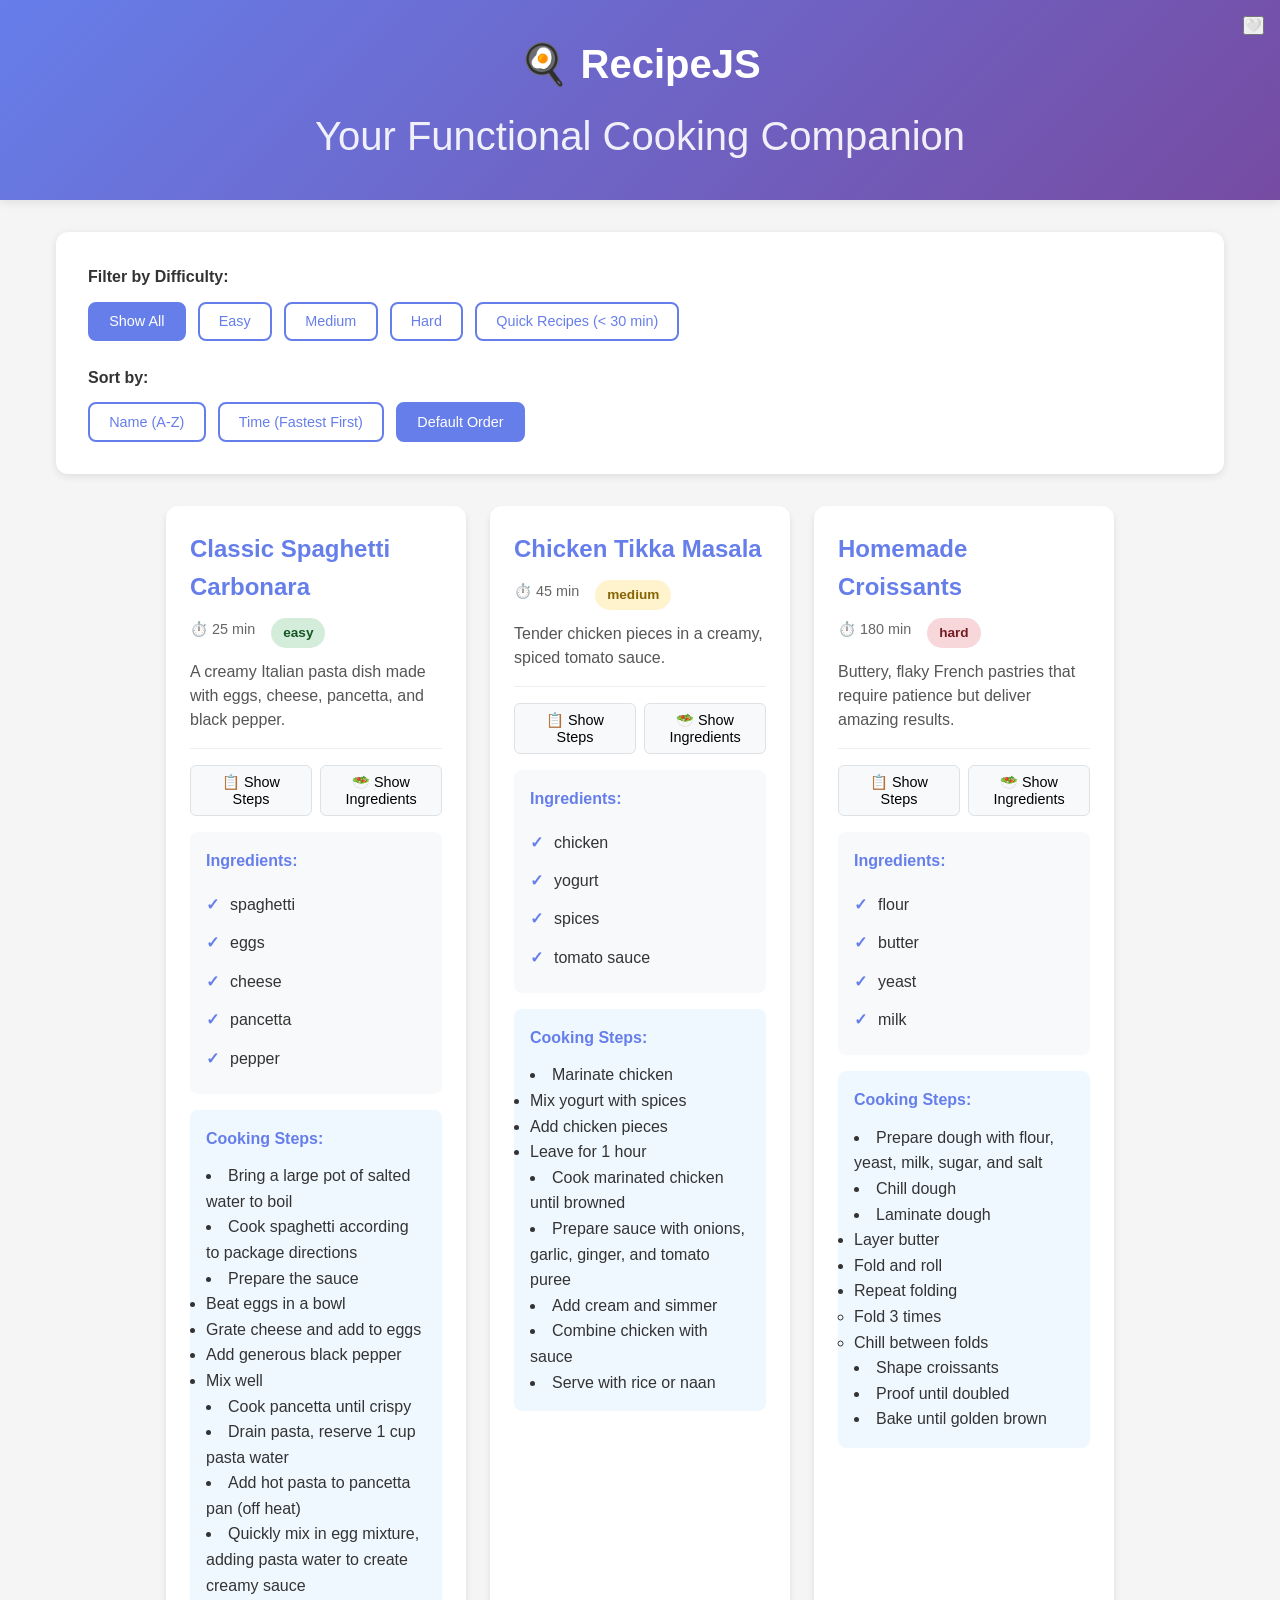
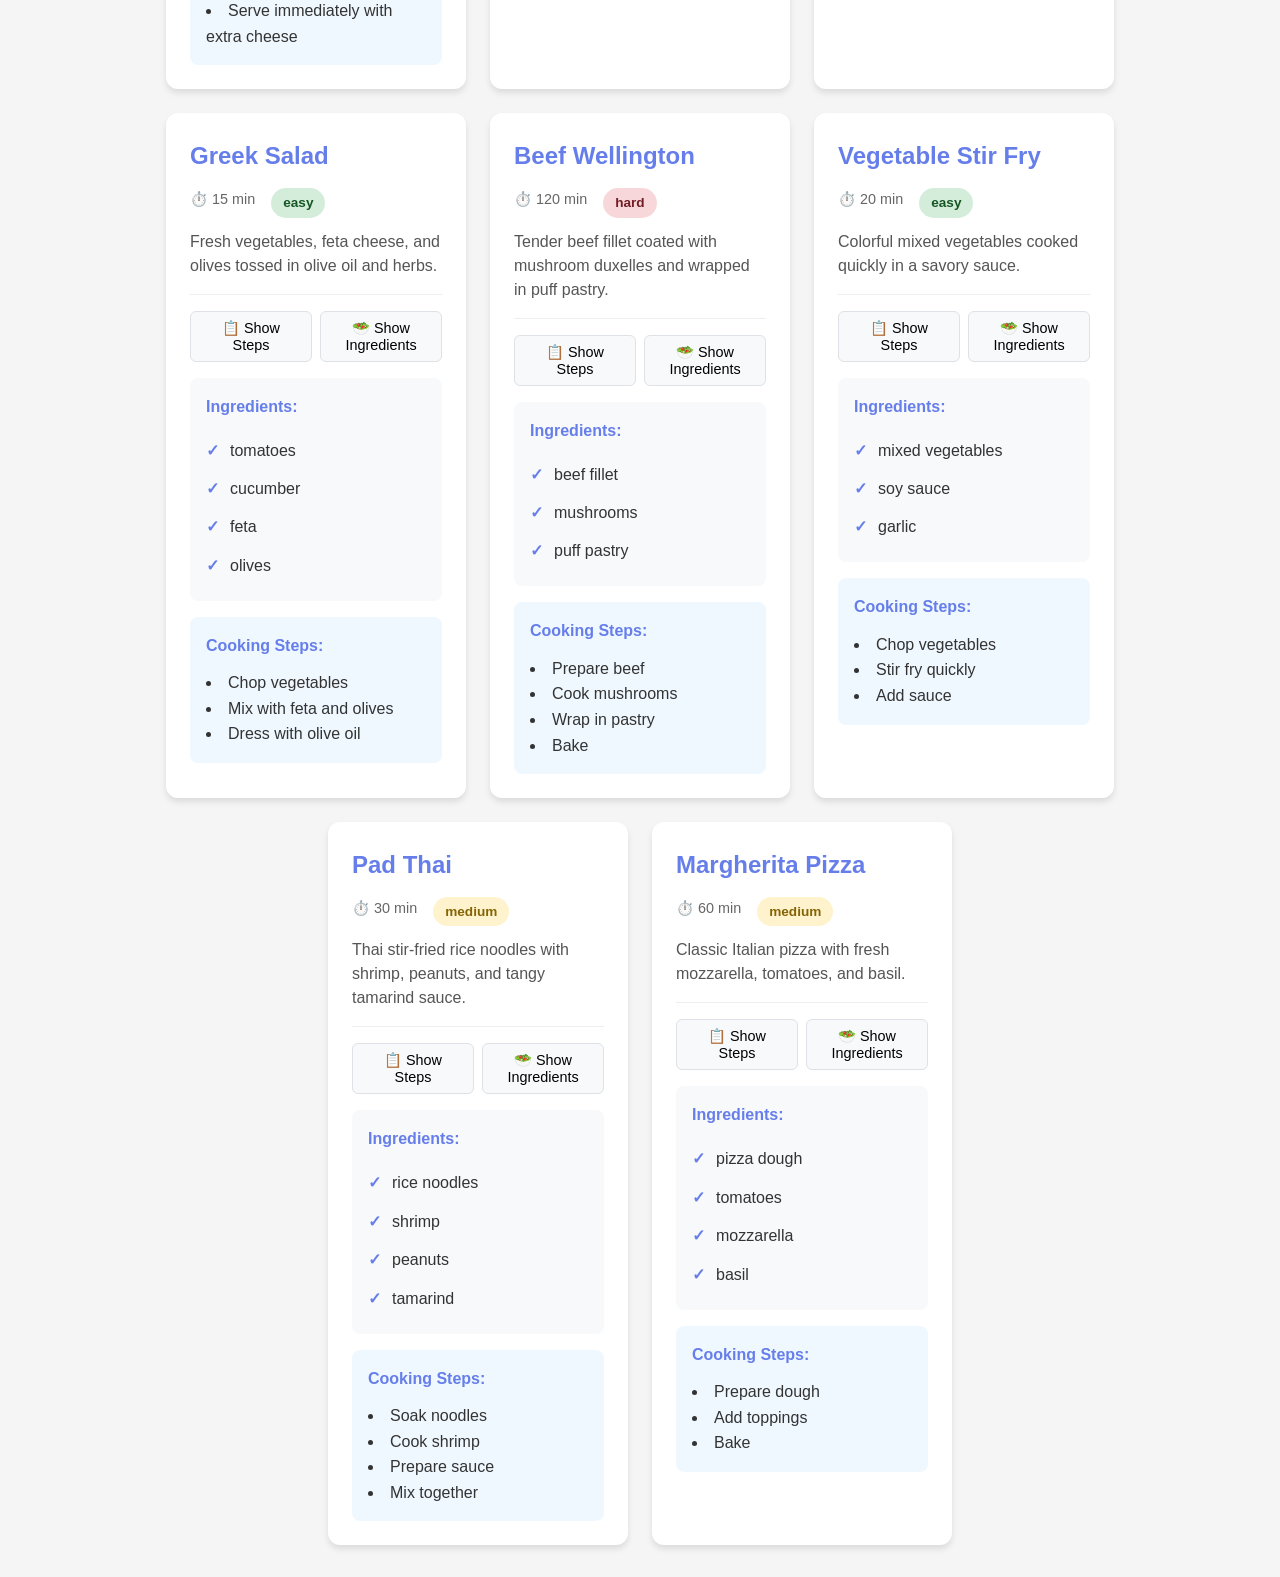
<file: index.html>
<!DOCTYPE html>
<html lang="en">
<head>
    <meta charset="UTF-8">
    <meta name="viewport" content="width=device-width, initial-scale=1.0">
    <title>RecipeJS - Your Functional Cooking Companion</title>
    <!-- TODO: Link your CSS file here -->
     <link rel = "stylesheet" href = "styles.css">
</head>
<body>
    
    <!-- TODO: Add header section -->
     <header>
        <h1>🍳 RecipeJS</h1>
        <p>Your Functional Cooking Companion</p>
     </header>
    
    <!-- TODO: Add main section -->
     <main>
        <!-- NEW: Controls Section -->
    <section class="controls">
        <!-- Filter Buttons -->
        <div class="filter-group">
            <h3>Filter by Difficulty:</h3>
            <div class="button-group">
                <button class="filter-btn active" data-filter="all">Show All</button>
                <button class="filter-btn" data-filter="easy">Easy</button>
                <button class="filter-btn" data-filter="medium">Medium</button>
                <button class="filter-btn" data-filter="hard">Hard</button>
                <button class="filter-btn" data-filter="quick">Quick Recipes (< 30 min)</button>
            </div>
        </div>

        <!-- Sort Buttons -->
        <div class="sort-group">
            <h3>Sort by:</h3>
            <div class="button-group">
                <button class="sort-btn" data-sort="name">Name (A-Z)</button>
                <button class="sort-btn" data-sort="time">Time (Fastest First)</button>
                <button class="sort-btn" data-sort="none">Default Order</button>
            </div>
        </div>
    </section>

    <!-- Existing Recipe Container -->
        <div id = "recipe-container">
            <!-- Recipe cards will be rendered here by JavaScript -->
        </div>
     </main>
    
    <!-- TODO: Link your JavaScript file here -->
        <script src = "app.js"></script>
</body>
</html>
</file>
<file: styles.css>
* {
    margin: 0;
    padding: 0;
    box-sizing: border-box;
}

body {
    font-family: 'Segoe UI', Tahoma, Geneva, Verdana, sans-serif;
    background-color: #f5f5f5;
    color: #333;
    line-height: 1.6;
}

/* Header */
header {
    background: linear-gradient(135deg, #667eea 0%, #764ba2 100%);
    color: white;
    text-align: center;
    padding: 2rem 1rem;
    box-shadow: 0 2px 10px rgba(0,0,0,0.1);
}

header h1 {
    font-size: 2.5rem;
    margin-bottom: 0.5rem;
}

header p {
    font-size: 2.5rem;
    opacity: 0.9;
}

main {
    max-width: 1200px;
    margin: 2rem auto;
    padding: 0 1rem;
}

/* Recipe Container - Flexbox Grid */
#recipe-container {
    display: flex;
    flex-wrap: wrap;
    gap: 1.5rem;
    justify-content: center;
}

/* Recipe Card */
.recipe-card {
    background: white;
    border-radius: 12px;
    box-shadow: 0 4px 6px rgba(0,0,0,0.1);
    padding: 1.5rem;
    width: 300px;
    transition: transform 0.3s ease, box-shadow 0.3s ease;
}

.recipe-card:hover {
    transform: translateY(-5px);
    box-shadow: 0 8px 15px rgba(0,0,0,0.2);
}

.recipe-card h3 {
    color: #667eea;
    font-size: 1.5rem;
    margin-bottom: 0.5rem;
}

.recipe-meta {
    display: flex;
    gap: 1rem;
    margin: 0.75rem 0;
    font-size: 0.9rem;
    color: #666;
}

.recipe-card p {
    color: #555;
    line-height: 1.5;
}

.difficulty {
    padding: 0.25rem 0.75rem;
    border-radius: 20px;
    font-size: 0.85rem;
    font-weight: bold;
}

.difficulty.easy {
    /* TODO: Add green background and dark green text */
    background-color: #d4edda;
    color: #155724;
}

.difficulty.medium {
    /* TODO: Add yellow background and dark yellow text */
    background-color: #fff3cd;
    color: #856404;
    /* Use: background #fff3cd, color #856404 */
}

.difficulty.hard {
    /* TODO: Add red background and dark red text */
        background-color: #f8d7da;
        color: #721c24;
    /* Use: background #f8d7da, color #721c24 */
}

/* Controls Section */
.controls {
    background: white;
    border-radius: 12px;
    padding: 2rem;
    margin-bottom: 2rem;
    box-shadow: 0 2px 8px rgba(0,0,0,0.1);
}

.filter-group,
.sort-group {
    margin-bottom: 1.5rem;
}

.filter-group:last-child,
.sort-group:last-child {
    margin-bottom: 0;
}

.controls h3 {
    color: #333;
    font-size: 1rem;
    margin-bottom: 0.75rem;
    font-weight: 600;
}

.button-group {
    display: flex;
    flex-wrap: wrap;
    gap: 0.75rem;
}

/* Filter and Sort Buttons */
.filter-btn,
.sort-btn {
    padding: 0.6rem 1.2rem;
    border: 2px solid #667eea;
    background: white;
    color: #667eea;
    border-radius: 8px;
    font-size: 0.9rem;
    font-weight: 500;
    cursor: pointer;
    transition: all 0.3s ease;
}

.filter-btn:hover,
.sort-btn:hover {
    background: #f0f2ff;
    transform: translateY(-2px);
}

.filter-btn.active,
.sort-btn.active {
    background: #667eea;
    color: white;
}

.filter-btn:active,
.sort-btn:active {
    transform: translateY(0);
}

/* Responsive adjustments */
@media (max-width: 768px) {
    .button-group {
        flex-direction: column;
    }
    
    .filter-btn,
    .sort-btn {
        width: 100%;
    }
}

/* Card Actions (Toggle Buttons) */
.card-actions {
    display: flex;
    gap: 0.5rem;
    margin-top: 1rem;
    padding-top: 1rem;
    border-top: 1px solid #eee;
}

.toggle-btn {
    flex: 1;
    padding: 0.5rem 1rem;
    background: #f8f9fa;
    border: 1px solid #dee2e6;
    border-radius: 6px;
    cursor: pointer;
    font-size: 0.9rem;
    transition: all 0.3s ease;
}

.toggle-btn:hover {
    background: #e9ecef;
    border-color: #667eea;
}

.toggle-btn:active {
    transform: scale(0.98);
}

/* Ingredients Container */
.ingredients-container {
    /* TODO: Set display to none (hidden by default) */
    margin-top: 1rem;
    padding: 1rem;
    background: #f8f9fa;
    border-radius: 8px;
}

.ingredients-container.visible {
    /* TODO: Set display to block (visible when toggled) */
    display: block;
}

.ingredients-container h4 {
    color: #667eea;
    margin-bottom: 0.75rem;
    font-size: 1rem;
}

.ingredients-container ul {
    list-style: none;
    padding: 0;
}

.ingredients-container li {
    padding: 0.4rem 0;
    padding-left: 1.5rem;
    position: relative;
}

.ingredients-container li::before {
    content: "✓";
    position: absolute;
    left: 0;
    color: #667eea;
    font-weight: bold;
}

/* Steps Container */
.steps-container {
    /* TODO: Set display to none (hidden by default) */
    margin-top: 1rem;
    padding: 1rem;
    background: #f0f8ff;
    border-radius: 8px;
}

.steps-container.visible {
    /* TODO: Set display to block (visible when toggled) */
    display: block;
}

.steps-container h4 {
    color: #667eea;
    margin-bottom: 0.75rem;
    font-size: 1rem;
}

/* Steps List */
.steps-list {
    list-style: none;
    counter-reset: step-counter;
    padding: 0;
}

.steps-list > li {
    counter-increment: step-counter;
    padding: 0.6rem 0;
    padding-left: 2rem;
    position: relative;
}

.steps-list > li::before {
    content: counter(step-counter);
    position: absolute;
    left: 0;
    width: 1.5rem;
    height: 1.5rem;
    background: #667eea;
    color: white;
    border-radius: 50%;
    display: flex;
    align-items: center;
    justify-content: center;
    font-size: 0.8rem;
    font-weight: bold;
}

/* Nested substeps */
.substeps-list {
    /* TODO: Add styles for nested list */
    list-style: none;
    padding-left: 1.5rem;
    margin-top: 0.5rem;
    border-left: 2px solid #667eea;
}

.substeps-list li {
    padding: 0.4rem 0;
    padding-left: 1rem;
    position: relative;
    font-size: 0.9rem;
    color: #555;
}

.substeps-list li::before {
    content: "→";
    position: absolute;
    left: 0;
    color: #667eea;
}

/* Even deeper nesting */
.substeps-list .substeps-list {
    border-left-color: #9aa5ea;
    padding-left: 1rem;
}

.substeps-list .substeps-list li {
    font-size: 0.85rem;
}

/* Search Container */
.search-container {
    max-width: 500px;
    margin: 1.5rem auto 0;
    position: relative;
}

#search-input {
    width: 100%;
    padding: 0.75rem 2rem 0.75rem 1rem;
    border: 1px solid #ccc;
    border-radius: 8px;
    font-size: 1rem;
}

#search-input:focus {
    outline: none;
    box-shadow: 0 0 0 2px #667eea;
}

.clear-btn {
    /* TODO: Position absolute, right side, vertically centered */
    /* Hint: Use position: absolute, right: 10px, top: 50%, transform: translateY(-50%) */
    position: absolute;
    right: 10px;
    top: 50%;
    transform: translateY(-50%);
}

/* Recipe Counter */
.recipe-info {                                  
    /* TODO: Center text, add margin */
    text-align: center;
    margin: 1rem 0;
}

/* Favorite Button on Cards */
.favorite-btn {

    /* TODO: Position in top-right corner of card */
    /* Hint: position: absolute, top: 1rem, right: 1rem */
    /* Don't forget to add position: relative to .recipe-card */
    position: absolute;
    top: 1rem;
    right: 1rem;
}

.favorite-btn:hover {
    /* TODO: Scale up slightly */
    transform: scale(1.1);
}

/* Responsive Design */
@media (max-width: 768px) {
    header h1 {
        font-size: 2rem;
    }
    
    .search-container {
        /* TODO: Adjust margin */
        margin: 1rem auto 0;
    }
    
    .recipe-card {
        /* TODO: Consider full width */
        width: 100%;
    }
}

@media (max-width: 480px) {
    .button-group {
        /* TODO: Stack buttons vertically */
        flex-direction: column;
    }
    
    .filter-btn,
    .sort-btn {
        /* TODO: Full width */
        width: 100%;
    }
}
</file>
